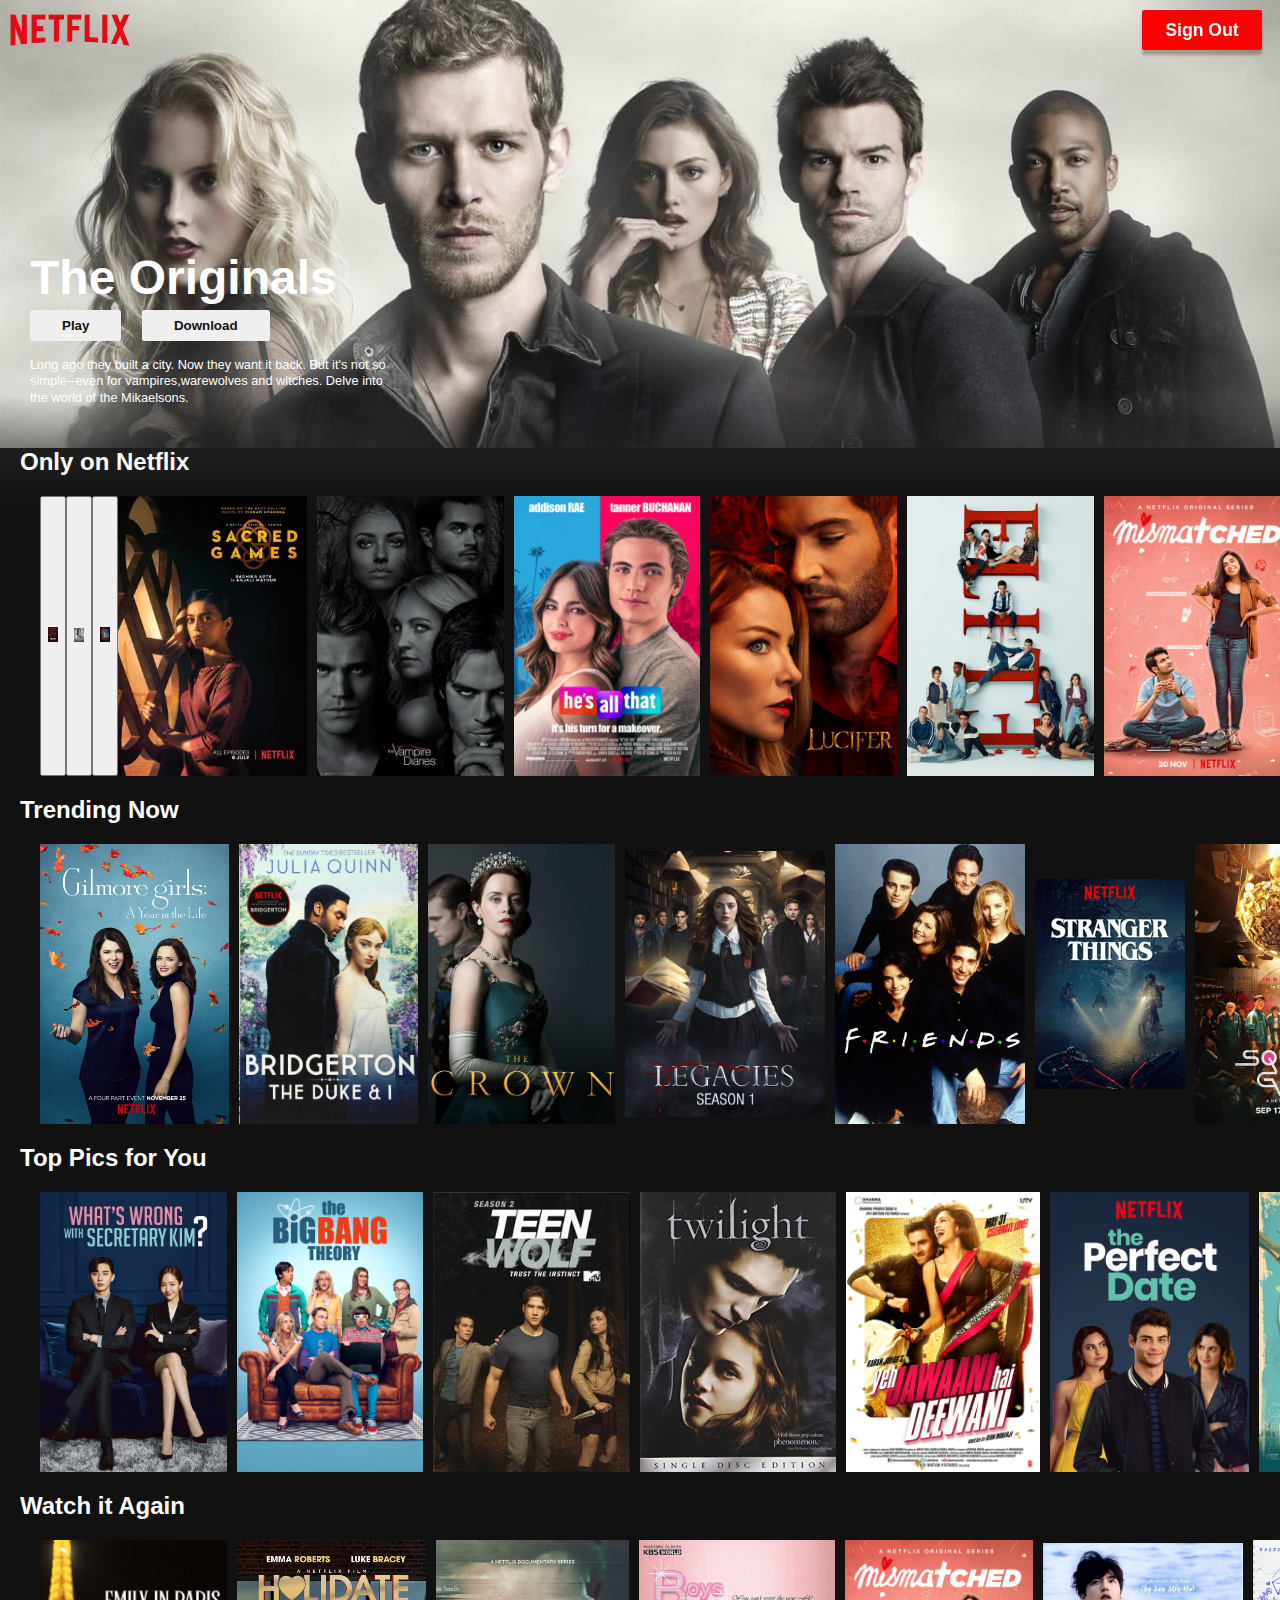
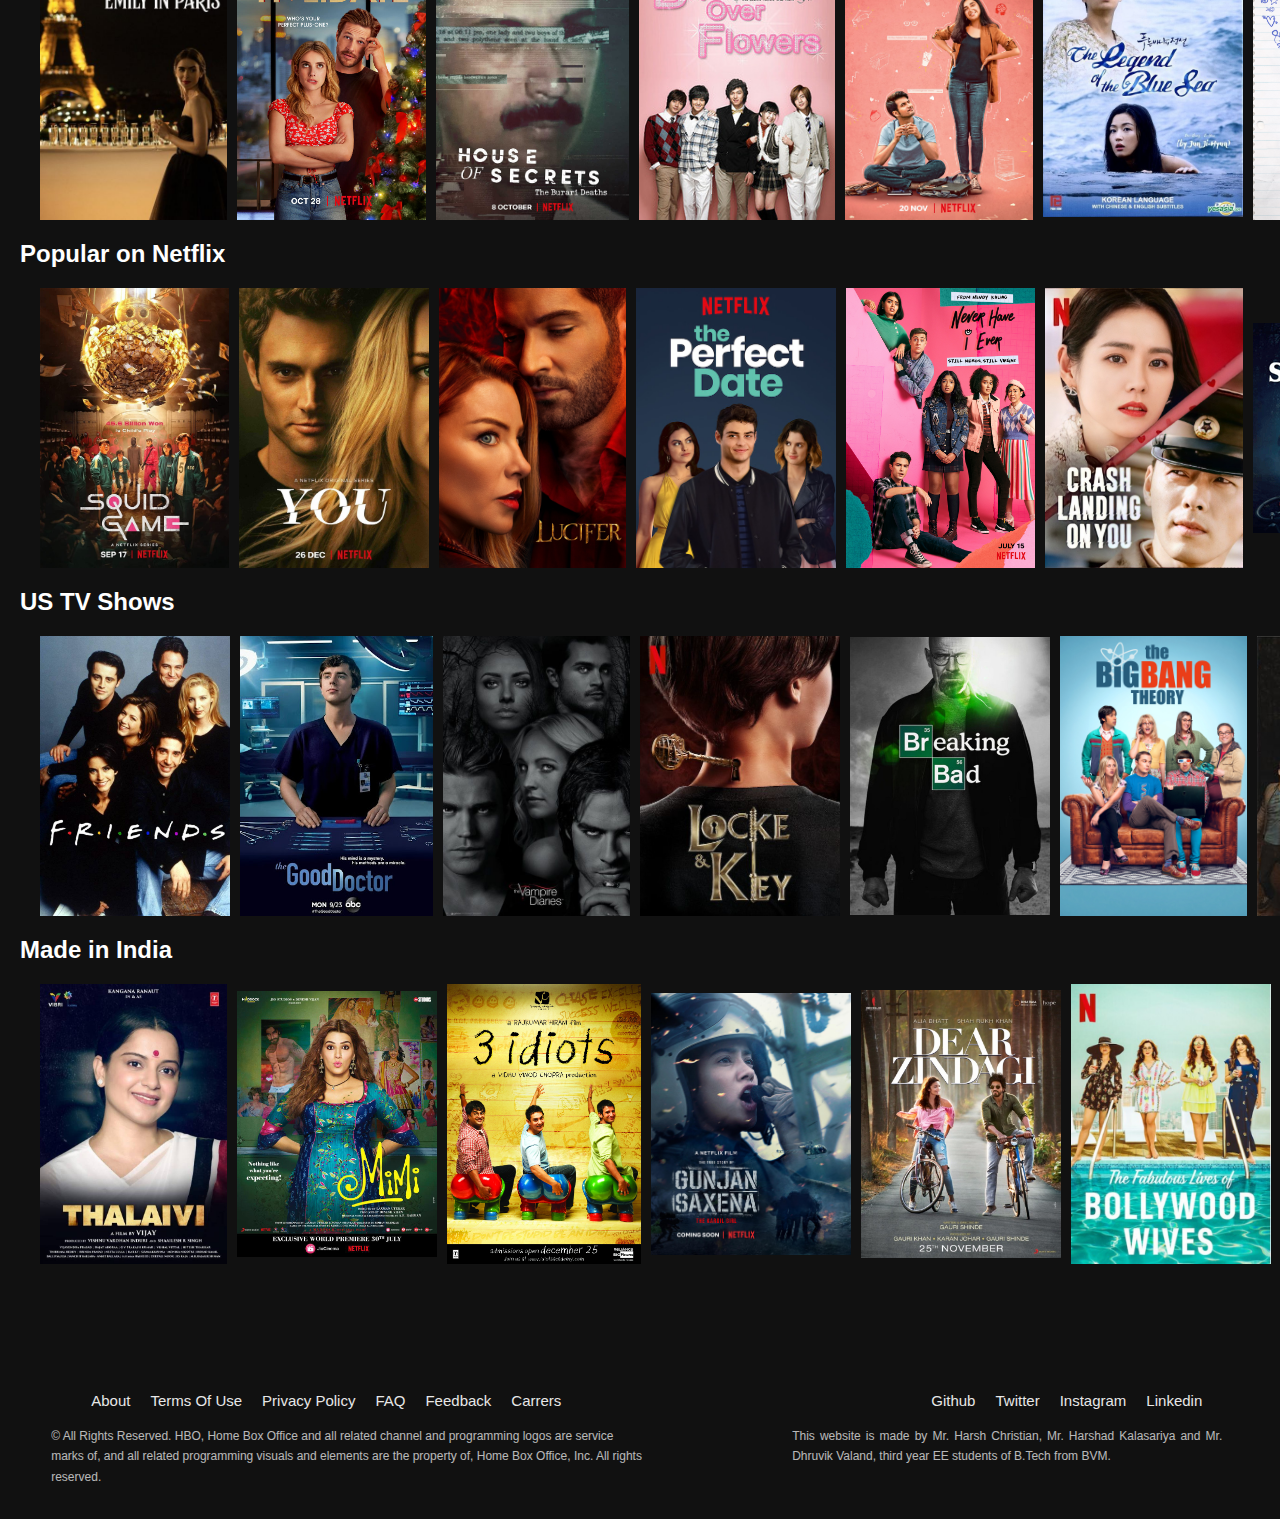
<file: homepage2.html>
<!DOCTYPE html>
<html language="en">
<head>
        <meta charset="utf-8">
        <meta name="viewport" content="width=device-width, initial-scale=1.0">
        <link rel="stylesheet" href="homepage2.css">
        <title>Netflix | Home</title>
        <link rel = "icon" href = "images/icon.png" type = "image/x-icon">
</head>

<body>

        <div class="top_main" id="topmost">
        <img src="images/logo2.png" class="logo">
        <button class="logout" onclick="location.href = 'index.html';">Sign Out</button>
        
        </div>

        <div class="header">
        <div class="top">
        <h1 class="main">The Originals</h1>
        <div class="button">
                <button class="buttons" onclick="location.href = 'trailer.html';">Play</button>
                <button class="buttons">Download</button>
        </div>
        <div class="desc">
        Long ago they built a city. Now they want it back. But it's not so simple--even for vampires,warewolves and witches. Delve into the world of the Mikaelsons.
        </div>
        </div>
        <div class="bottom"></div>
        </div>

        <div class="row">
        <h2>Only on Netflix</h2>
        <div class="posters">
                <button  onclick="location.href='homepage3.html';">
                     <img src="images/money.jpg" class="small large"/> 
                </button>
                <button onclick="location.href='homepage4.html';">     
                     <img src="images/kf.jpg" class="small large"/>
                </button>     
                <button onclick="location.href='homepage5.html';">     
                     <img src="images/st things.jpg" class="small large"/>
                </button>
        <img src="images/sacred.jpeg" class="small large"/>
        <img src="images/tvd.jpg" class="small large"/>
        <img src="images/he.jpg" class="small large"/>
        <img src="images/large-movie2.jpg" class="small large"/>
        <img src="images/large-movie6.jpg" class="small large"/>
        <img src="images/mm.jpg" class="small large"/>
        <img src="images/bw.jpg" class="small large"/>
        <img src="images/eternal.jpg" class="small large"/>
        <img src="images/13.jpg" class="small large"/>
        <img src="images/dy.jpg" class="small large"/>
        <img src="images/shadow.jpg" class="small large"/>
        <img src="images/holid.jpg" class="small large"/>
        <img src="images/delhi.jpg" class="small large"/>
        </div>
        </div>

        <div class="row">
        <h2>Trending Now</h2>
        <div class="posters">
        <img src="images/trend1.jpg" class="small large"/>
        <img src="images/trend2.jpg" class="small large"/>
        <img src="images/trend3.jfif" class="small large"/>
        <img src="images/trend4.jpg" class="small large"/>
        <img src="images/friends.jpg" class="small large"/>
        <img src="images/boxshot.png" class="small large"/>
        <img src="images/sq.jpg" class="small large"/>
        <img src="images/burari.jpg" class="small large"/>
        <img src="images/pb.jpg" class="small large"/>
        <img src="images/des.jpg" class="small large"/>
        <img src="images/doc.jpg" class="small large"/>
        <img src="images/dash.jpg" class="small large"/>
        
        </div>
        </div>

        <div class="row">
        <h2>Top Pics for You</h2>
        <div class="posters">
        <img src="images/top1.jpg" class="small large"/>
        <img src="images/top2.jpg" class="small large"/>
        <img src="images/top3.jpg" class="small large"/>
        <img src="images/top4.jpg" class="small large"/>
        <img src="images/top5.jpg" class="small large"/>
        <img src="images/top6.jpg" class="small large"/>
        <img src="images/top7.jpeg" class="small large"/>
        <img src="images/top8.jpg" class="small large"/>
        <img src="images/top9.jpg" class="small large"/>
        <img src="images/top10.jpg" class="small large"/>
        <img src="images/top11.jpg" class="small large"/>
        <img src="images/top12.jpg" class="small large"/>
        
        </div>
        </div>

         <div class="row">
        <h2>Watch it Again</h2>
        <div class="posters">
        <img src="images/emily.jpg" class="small large"/>
        <img src="images/holid.jpg" class="small large"/>
        <img src="images/burari.jpg" class="small large"/>
        <img src="images/bof.jpg" class="small large"/>
        <img src="images/mm.jpg" class="small large"/>
        <img src="images/blue.jpg" class="small large"/>
        <img src="images/to.jpg" class="small large"/>
        <img src="images/kf.jpg" class="small large"/>
        <img src="images/she.jpg" class="small large"/>
        <img src="images/inter.jpg" class="small large"/>
        <img src="images/friends.jpg" class="small large"/>
        <img src="images/top4.jpg" class="small large"/>
       
        </div>
        </div>

        <div class="row">
        <h2>Popular on Netflix</h2>
        <div class="posters">
        <img src="images/sq.jpg" class="small large"/>
        <img src="images/you.jpg" class="small large"/>
        <img src="images/large-movie2.jpg" class="small large"/>
        <img src="images/top6.jpg" class="small large"/>
        <img src="images/never.jpg" class="small large"/>
        <img src="images/crash.jpg" class="small large"/>
        <img src="images/boxshot.png" class="small large"/>
        <img src="images/top8.jpg" class="small large"/>
        <img src="images/top7.jpeg" class="small large"/>
        <img src="images/money.jpg" class="small large"/>
        <img src="images/top3.jpg" class="small large"/>
        <img src="images/top4.jpg" class="small large"/>
        
        </div>
        </div>

        <div class="row">
        <h2>US TV Shows</h2>
        <div class="posters">
        <img src="images/friends.jpg" class="small large"/>
        <img src="images/doc.jpg" class="small large"/>
        <img src="images/tvd.jpg" class="small large"/>
        <img src="images/lock.jpg" class="small large"/>
        <img src="images/bb.jpg" class="small large"/>
        <img src="images/top2.jpg" class="small large"/>
        <img src="images/top3.jpg" class="small large"/>
        <img src="images/ori.jpg" class="small large"/>
        <img src="images/river.jpg" class="small large"/>
        <img src="images/trend1.jpg" class="small large"/>
        <img src="images/kai.jpg" class="small large"/>
        <img src="images/never.jpg" class="small large"/>
        
        </div>
        </div>

       
        <div class="row">
        <h2>Made in India</h2>
        <div class="posters">
        <img src="images/thalavi.jpg" class="small large"/>
        <img src="images/mimi.jpg" class="small large"/>
        <img src="images/3.jpg" class="small large"/>
        <img src="images/gunjan.jpg" class="small large"/>
        <img src="images/dear.jpg" class="small large"/>
        <img src="images/bw.jpg" class="small large"/>
        <img src="images/cex.jpg" class="small large"/>
        <img src="images/top5.jpg" class="small large"/>
        <img src="images/barfi.jpg" class="small large"/>
        <img src="images/jodha.jpg" class="small large"/>
        <img src="images/ginny.jpg" class="small large"/>
        <img src="images/pink.jpg" class="small large"/>
        
        </div>
        </div>
        
        <br>
        <footer class="footer">

                <div class="left-footer">
                  <ul class="footer-links">
                    <li class="footer-items"><a href="#">About </a></li>
                    <li class="footer-items"><a href="#">Terms Of Use</a></li>
                    <li class="footer-items"><a href="#">Privacy Policy</a></li>
                    <li class="footer-items"><a href="#">FAQ</a></li>
                    <li class="footer-items"><a href="#">Feedback</a></li>
                    <li class="footer-items"><a href="#">Carrers</a></li>
                  </ul>
                  <p class="copyright">
                    &copy; All Rights Reserved. HBO, Home Box Office and all related channel and programming logos are service marks of, and all related programming visuals and elements are the property of, Home Box Office, Inc. All rights reserved.
                  </p>
                </div>
                
                <div class="right-footer">
                  <ul class="footer-links">
                    <li class="footer-items"><a target="_blank" href="https://github.com/hd098">Github</a></li>
                    <li class="footer-items"><a target="_blank" href="https://twitter.com">Twitter</a></li>
                    <li class="footer-items"><a target="_blank" href="https://www.instagram.com/harsh_1612/">Instagram</a></li>
                    <li class="footer-items"><a target="_blank" href="https://www.linkedin.com/in/">Linkedin</a></li>

                    
                  </ul>
                  <p class="about-me">This website is made by Mr. Harsh Christian, Mr. Harshad Kalasariya and Mr. Dhruvik Valand, third year EE students of B.Tech from BVM.</p>
                </div>
              </footer>
            
        
</body>
</html>
</file>
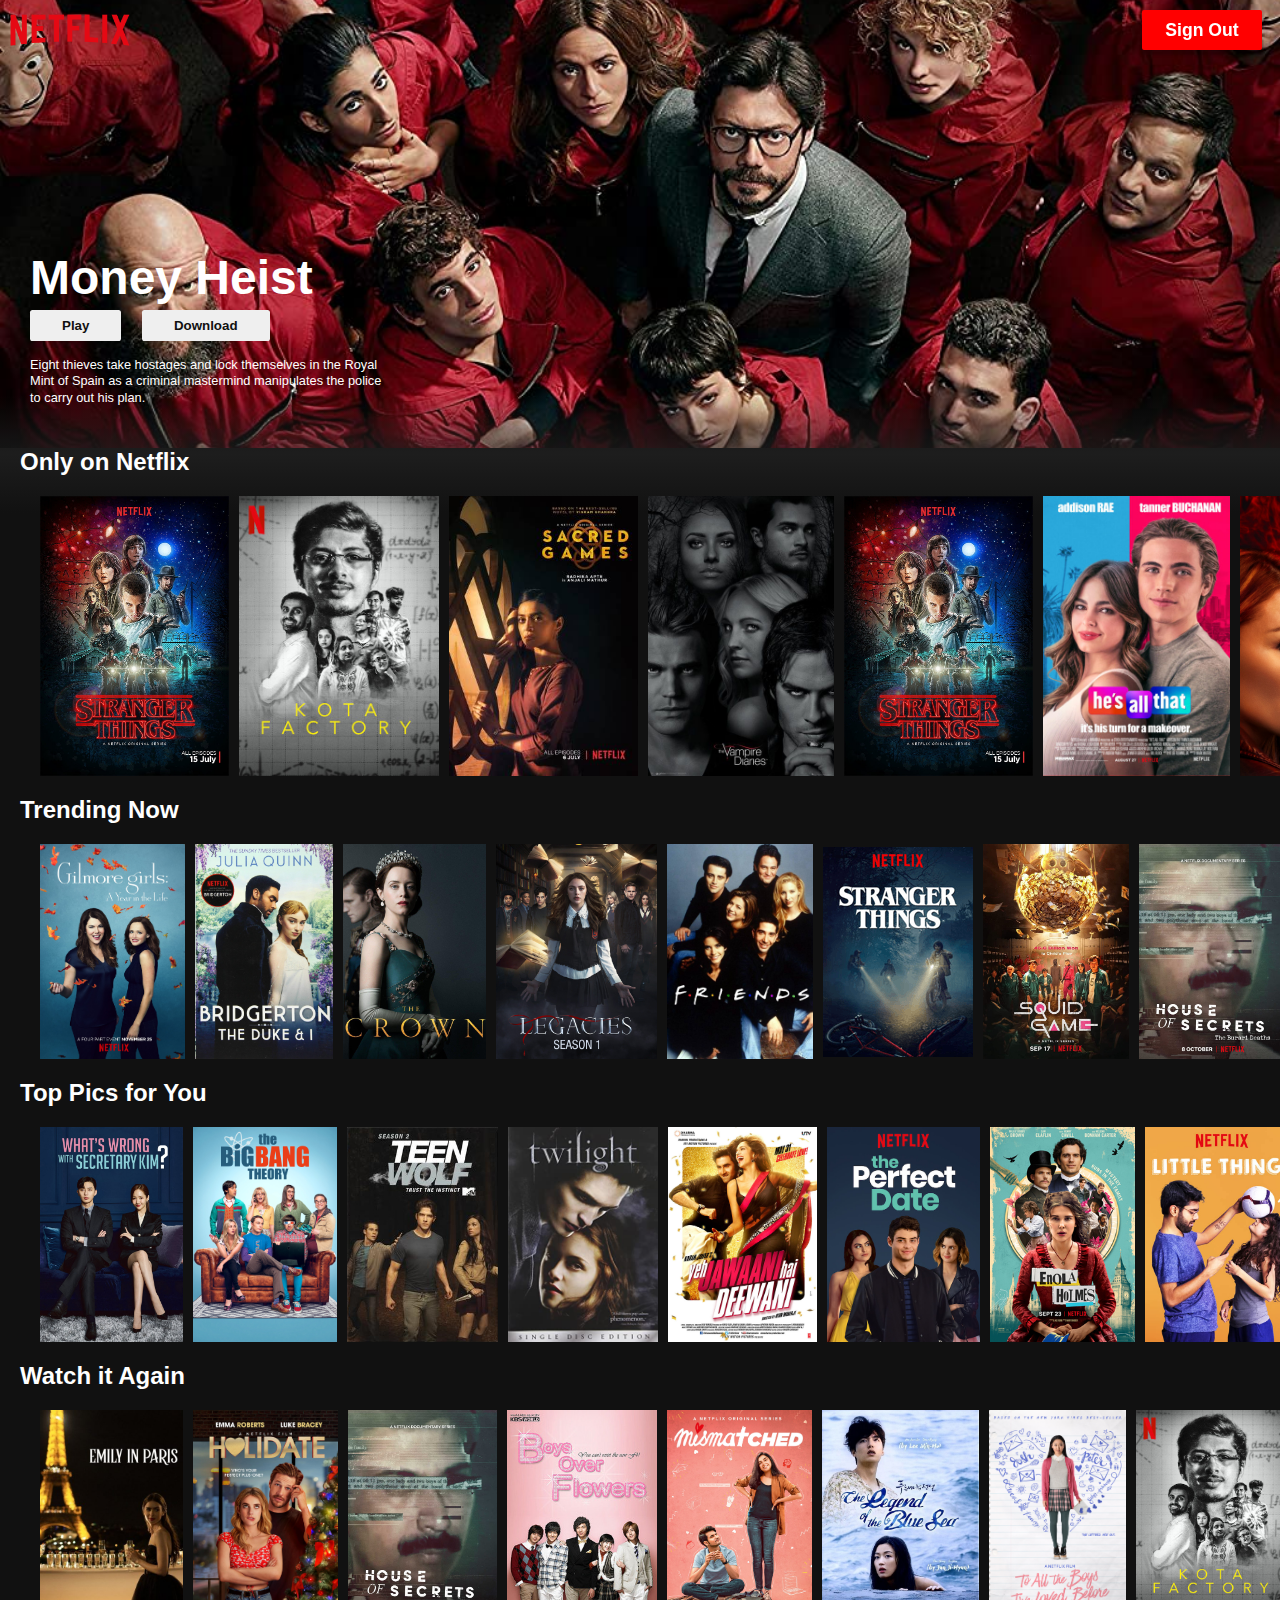
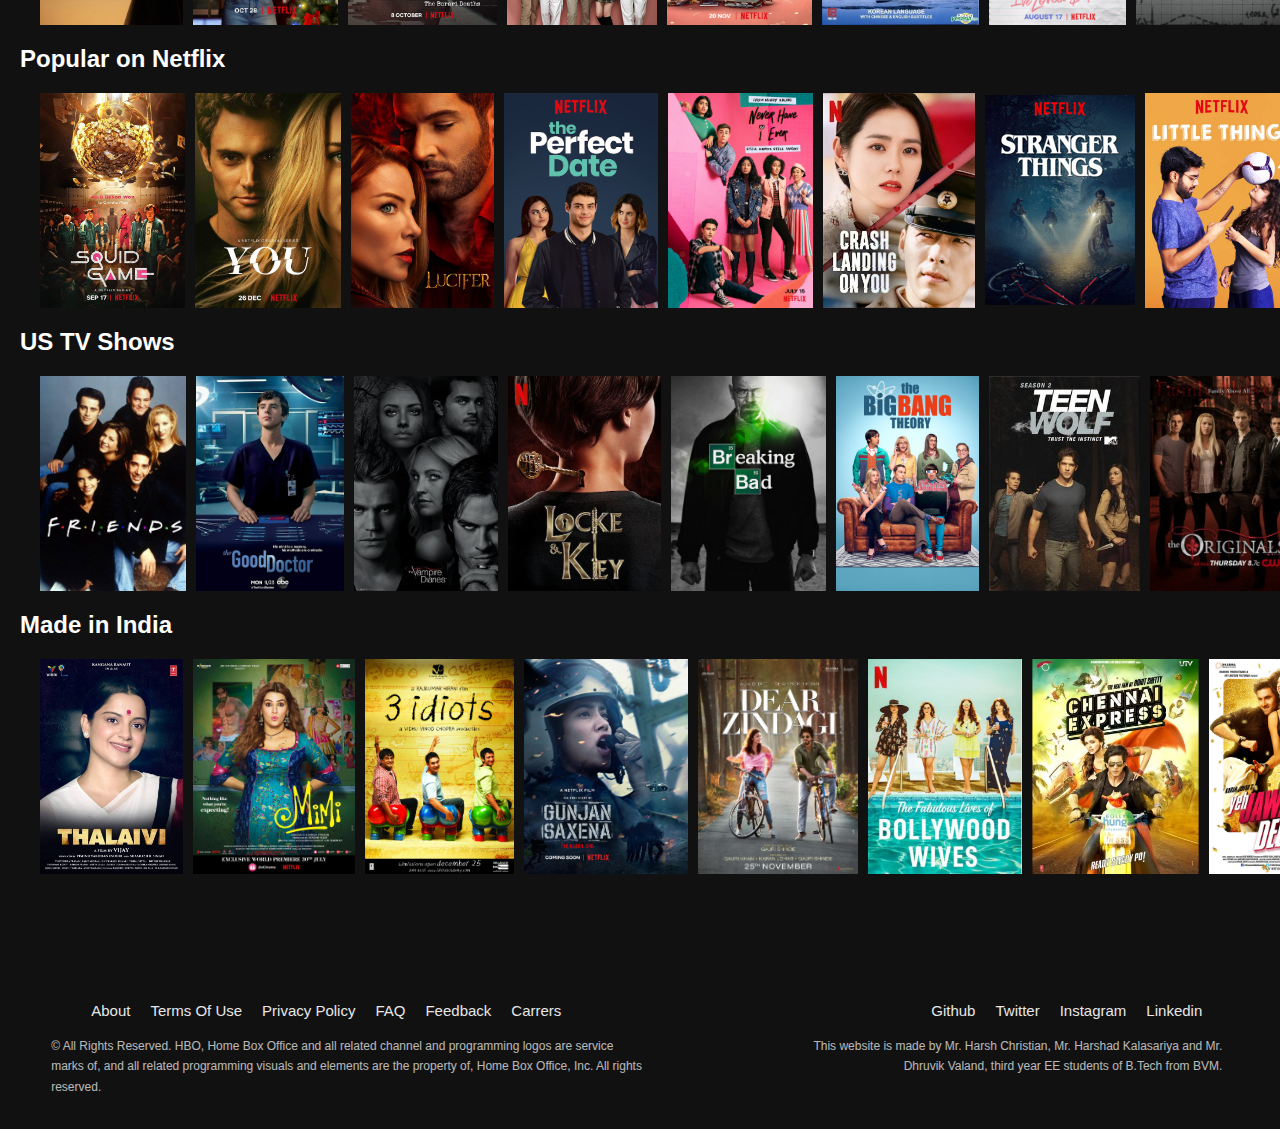
<file: homepage3.html>
<!DOCTYPE html>
<html language="en">
<head>
        <meta charset="utf-8">
        <meta name="viewport" content="width=device-width, initial-scale=1.0">
        <link rel="stylesheet" href="homepage3.css">
        <title>Netflix | Home</title>
        <link rel = "icon" href = "images/icon.png" type = "image/x-icon">
</head>

<body>

        <div class="top_main" id="topmost">
        <img src="images/logo2.png" class="logo">
        <button class="logout" onclick="location.href = 'index.html';">Sign Out</button>
        
        </div>

        <div class="header">
        <div class="top">
        <h1 class="main">Money Heist</h1>
        <div class="button">
                <button class="buttons" onclick="location.href = 'trailer1.html';">Play</button>
                <button class="buttons">Download</button>
        </div>
        <div class="desc">
        Eight thieves take hostages and lock themselves in the Royal Mint of Spain as a criminal mastermind manipulates the police to carry out his plan.
        </div>
        </div>
        <div class="bottom"></div>
        </div>

        <div class="row">
        <h2>Only on Netflix</h2>
        <div class="posters">
        <img src="images/st things.jpg" class="small large"/> 
        <img src="images/kf.jpg" class="small large"/>
        <img src="images/sacred.jpeg" class="small large"/>
        <img src="images/tvd.jpg" class="small large"/>
        <img src="images/st things.jpg" class="small large"/>
        <img src="images/he.jpg" class="small large"/>
        <img src="images/large-movie2.jpg" class="small large"/>
        <img src="images/large-movie6.jpg" class="small large"/>
        <img src="images/mm.jpg" class="small large"/>
        <img src="images/bw.jpg" class="small large"/>
        <img src="images/eternal.jpg" class="small large"/>
        <img src="images/13.jpg" class="small large"/>
        <img src="images/dy.jpg" class="small large"/>
        <img src="images/shadow.jpg" class="small large"/>
        <img src="images/holid.jpg" class="small large"/>
        <img src="images/delhi.jpg" class="small large"/>
        </div>
        </div>

        <div class="row">
        <h2>Trending Now</h2>
        <div class="posters">
        <img src="images/trend1.jpg" class="small"/>
        <img src="images/trend2.jpg" class="small"/>
        <img src="images/trend3.jfif" class="small"/>
        <img src="images/trend4.jpg" class="small"/>
        <img src="images/friends.jpg" class="small"/>
        <img src="images/boxshot.png" class="small"/>
        <img src="images/sq.jpg" class="small"/>
        <img src="images/burari.jpg" class="small"/>
        <img src="images/pb.jpg" class="small"/>
        <img src="images/des.jpg" class="small"/>
        <img src="images/doc.jpg" class="small"/>
        <img src="images/dash.jpg" class="small"/>
        
        </div>
        </div>

        <div class="row">
        <h2>Top Pics for You</h2>
        <div class="posters">
        <img src="images/top1.jpg" class="small"/>
        <img src="images/top2.jpg" class="small"/>
        <img src="images/top3.jpg" class="small"/>
        <img src="images/top4.jpg" class="small"/>
        <img src="images/top5.jpg" class="small"/>
        <img src="images/top6.jpg" class="small"/>
        <img src="images/top7.jpeg" class="small"/>
        <img src="images/top8.jpg" class="small"/>
        <img src="images/top9.jpg" class="small"/>
        <img src="images/top10.jpg" class="small"/>
        <img src="images/top11.jpg" class="small"/>
        <img src="images/top12.jpg" class="small"/>
        
        </div>
        </div>

         <div class="row">
        <h2>Watch it Again</h2>
        <div class="posters">
        <img src="images/emily.jpg" class="small"/>
        <img src="images/holid.jpg" class="small"/>
        <img src="images/burari.jpg" class="small"/>
        <img src="images/bof.jpg" class="small"/>
        <img src="images/mm.jpg" class="small"/>
        <img src="images/blue.jpg" class="small"/>
        <img src="images/to.jpg" class="small"/>
        <img src="images/kf.jpg" class="small"/>
        <img src="images/she.jpg" class="small"/>
        <img src="images/inter.jpg" class="small"/>
        <img src="images/friends.jpg" class="small"/>
        <img src="images/top4.jpg" class="small"/>
       
        </div>
        </div>

        <div class="row">
        <h2>Popular on Netflix</h2>
        <div class="posters">
        <img src="images/sq.jpg" class="small"/>
        <img src="images/you.jpg" class="small"/>
        <img src="images/large-movie2.jpg" class="small"/>
        <img src="images/top6.jpg" class="small"/>
        <img src="images/never.jpg" class="small"/>
        <img src="images/crash.jpg" class="small"/>
        <img src="images/boxshot.png" class="small"/>
        <img src="images/top8.jpg" class="small"/>
        <img src="images/top7.jpeg" class="small"/>
        <img src="images/money.jpg" class="small"/>
        <img src="images/top3.jpg" class="small"/>
        <img src="images/top4.jpg" class="small"/>
        
        </div>
        </div>

        <div class="row">
        <h2>US TV Shows</h2>
        <div class="posters">
        <img src="images/friends.jpg" class="small"/>
        <img src="images/doc.jpg" class="small"/>
        <img src="images/tvd.jpg" class="small"/>
        <img src="images/lock.jpg" class="small"/>
        <img src="images/bb.jpg" class="small"/>
        <img src="images/top2.jpg" class="small"/>
        <img src="images/top3.jpg" class="small"/>
        <img src="images/ori.jpg" class="small"/>
        <img src="images/river.jpg" class="small"/>
        <img src="images/trend1.jpg" class="small"/>
        <img src="images/kai.jpg" class="small"/>
        <img src="images/never.jpg" class="small"/>
        
        </div>
        </div>

       
        <div class="row">
        <h2>Made in India</h2>
        <div class="posters">
        <img src="images/thalavi.jpg" class="small"/>
        <img src="images/mimi.jpg" class="small"/>
        <img src="images/3.jpg" class="small"/>
        <img src="images/gunjan.jpg" class="small"/>
        <img src="images/dear.jpg" class="small"/>
        <img src="images/bw.jpg" class="small"/>
        <img src="images/cex.jpg" class="small"/>
        <img src="images/top5.jpg" class="small"/>
        <img src="images/barfi.jpg" class="small"/>
        <img src="images/jodha.jpg" class="small"/>
        <img src="images/ginny.jpg" class="small"/>
        <img src="images/pink.jpg" class="small"/>
        
        </div>
        </div>
        
        <br>
        <footer class="footer">

                <div class="left-footer">
                  <ul class="footer-links">
                    <li class="footer-items"><a href="#">About </a></li>
                    <li class="footer-items"><a href="#">Terms Of Use</a></li>
                    <li class="footer-items"><a href="#">Privacy Policy</a></li>
                    <li class="footer-items"><a href="#">FAQ</a></li>
                    <li class="footer-items"><a href="#">Feedback</a></li>
                    <li class="footer-items"><a href="#">Carrers</a></li>
                  </ul>
                  <p class="copyright">
                    &copy; All Rights Reserved. HBO, Home Box Office and all related channel and programming logos are service marks of, and all related programming visuals and elements are the property of, Home Box Office, Inc. All rights reserved.
                  </p>
                </div>
                
                <div class="right-footer">
                  <ul class="footer-links">
                    <li class="footer-items"><a target="_blank" href="https://github.com/hd098">Github</a></li>
                    <li class="footer-items"><a target="_blank" href="https://twitter.com/">Twitter</a></li>
                    <li class="footer-items"><a target="_blank" href="https://www.instagram.com/harsh_1612/">Instagram</a></li>
                    <li class="footer-items"><a target="_blank" href="https://www.linkedin.com/in">Linkedin</a></li>

                  </ul>
                  <p class="about-me">This website is made by Mr. Harsh Christian, Mr. Harshad Kalasariya and Mr. Dhruvik Valand, third year EE students of B.Tech from BVM.</p>
                </div>
              </footer>
            
</body>
</html>
</file>
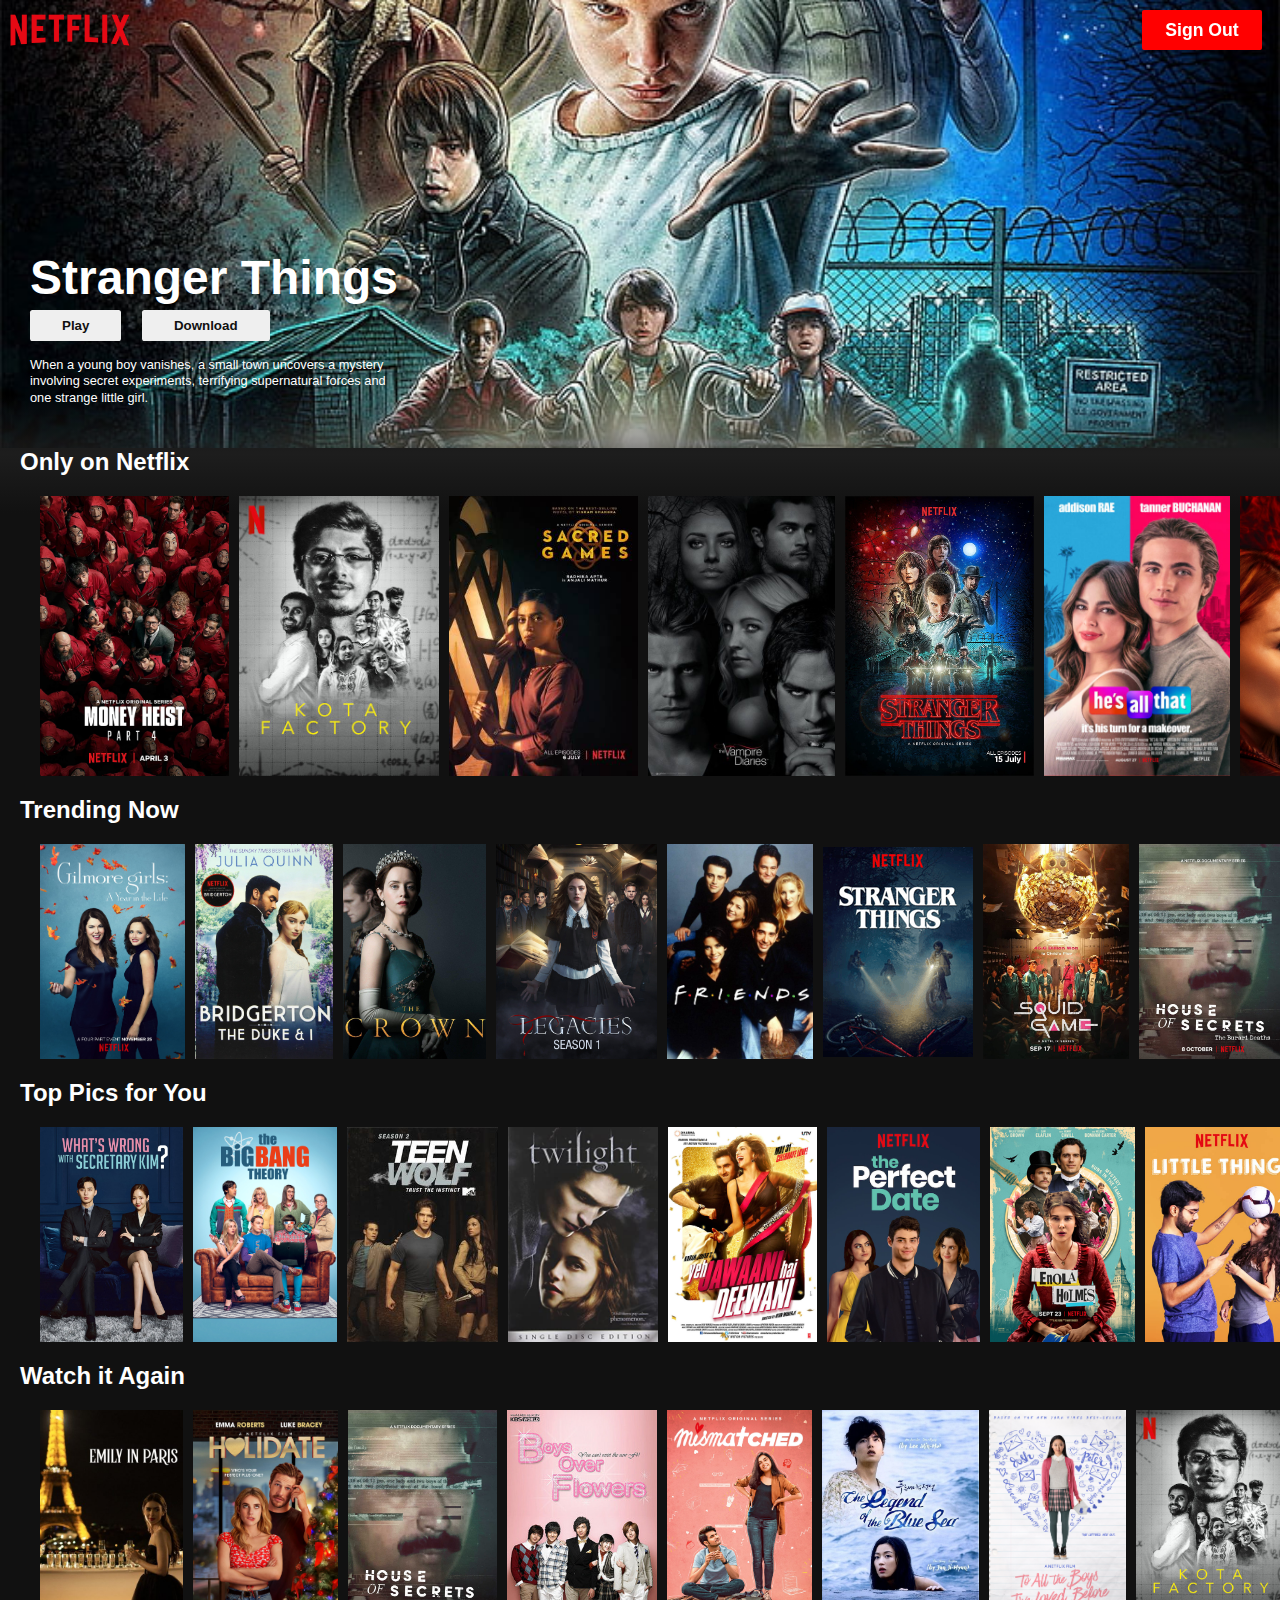
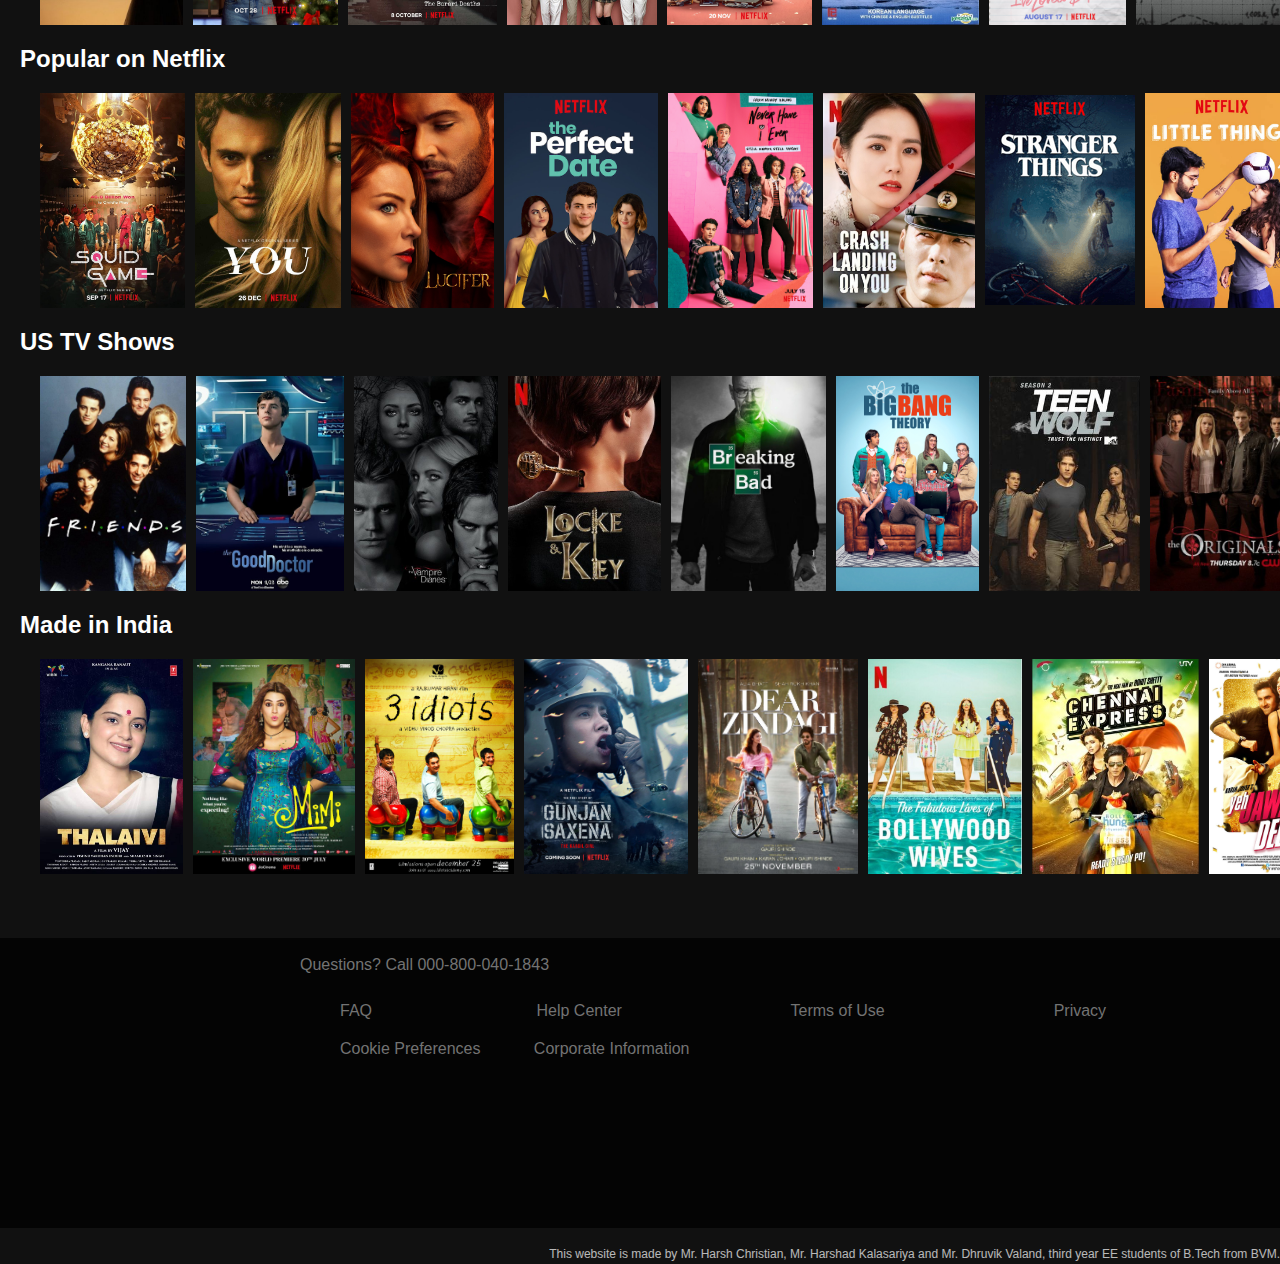
<file: homepage5.html>
<!DOCTYPE html>
<html language="en">
<head>
        <meta charset="utf-8">
        <meta name="viewport" content="width=device-width, initial-scale=1.0">
        <link rel="stylesheet" href="homepage5.css">
        <title>Netflix | Home</title>
        <link rel = "icon" href = "images/icon.png" type = "image/x-icon">
</head>

<body>

        <div class="top_main" id="topmost">
        <img src="images/logo2.png" class="logo">
        <button class="logout" onclick="location.href = 'index.html';">Sign Out</button>
        
        </div>

        <div class="header">
        <div class="top">
        <h1 class="main">Stranger Things</h1>
        <div class="button">
                <button class="buttons" onclick="location.href = 'trailer3.html';">Play</button>
                <button class="buttons">Download</button>
        </div>
        <div class="desc">
        When a young boy vanishes, a small town uncovers a mystery involving secret experiments, terrifying supernatural forces and one strange little girl.
        </div>
        </div>
        <div class="bottom"></div>
        </div>

        <div class="row">
        <h2>Only on Netflix</h2>
        <div class="posters">
        <img src="images/money.jpg" class="small large"/> 
        <img src="images/kf.jpg" class="small large"/>
        <img src="images/sacred.jpeg" class="small large"/>
        <img src="images/tvd.jpg" class="small large"/>
        <img src="images/st things.jpg" class="small large"/>
        <img src="images/he.jpg" class="small large"/>
        <img src="images/large-movie2.jpg" class="small large"/>
        <img src="images/large-movie6.jpg" class="small large"/>
        <img src="images/mm.jpg" class="small large"/>
        <img src="images/bw.jpg" class="small large"/>
        <img src="images/eternal.jpg" class="small large"/>
        <img src="images/13.jpg" class="small large"/>
        <img src="images/dy.jpg" class="small large"/>
        <img src="images/shadow.jpg" class="small large"/>
        <img src="images/holid.jpg" class="small large"/>
        <img src="images/delhi.jpg" class="small large"/>
        </div>
        </div>

        <div class="row">
        <h2>Trending Now</h2>
        <div class="posters">
        <img src="images/trend1.jpg" class="small"/>
        <img src="images/trend2.jpg" class="small"/>
        <img src="images/trend3.jfif" class="small"/>
        <img src="images/trend4.jpg" class="small"/>
        <img src="images/friends.jpg" class="small"/>
        <img src="images/boxshot.png" class="small"/>
        <img src="images/sq.jpg" class="small"/>
        <img src="images/burari.jpg" class="small"/>
        <img src="images/pb.jpg" class="small"/>
        <img src="images/des.jpg" class="small"/>
        <img src="images/doc.jpg" class="small"/>
        <img src="images/dash.jpg" class="small"/>
        
        </div>
        </div>

        <div class="row">
        <h2>Top Pics for You</h2>
        <div class="posters">
        <img src="images/top1.jpg" class="small"/>
        <img src="images/top2.jpg" class="small"/>
        <img src="images/top3.jpg" class="small"/>
        <img src="images/top4.jpg" class="small"/>
        <img src="images/top5.jpg" class="small"/>
        <img src="images/top6.jpg" class="small"/>
        <img src="images/top7.jpeg" class="small"/>
        <img src="images/top8.jpg" class="small"/>
        <img src="images/top9.jpg" class="small"/>
        <img src="images/top10.jpg" class="small"/>
        <img src="images/top11.jpg" class="small"/>
        <img src="images/top12.jpg" class="small"/>
        
        </div>
        </div>

         <div class="row">
        <h2>Watch it Again</h2>
        <div class="posters">
        <img src="images/emily.jpg" class="small"/>
        <img src="images/holid.jpg" class="small"/>
        <img src="images/burari.jpg" class="small"/>
        <img src="images/bof.jpg" class="small"/>
        <img src="images/mm.jpg" class="small"/>
        <img src="images/blue.jpg" class="small"/>
        <img src="images/to.jpg" class="small"/>
        <img src="images/kf.jpg" class="small"/>
        <img src="images/she.jpg" class="small"/>
        <img src="images/inter.jpg" class="small"/>
        <img src="images/friends.jpg" class="small"/>
        <img src="images/top4.jpg" class="small"/>
       
        </div>
        </div>

        <div class="row">
        <h2>Popular on Netflix</h2>
        <div class="posters">
        <img src="images/sq.jpg" class="small"/>
        <img src="images/you.jpg" class="small"/>
        <img src="images/large-movie2.jpg" class="small"/>
        <img src="images/top6.jpg" class="small"/>
        <img src="images/never.jpg" class="small"/>
        <img src="images/crash.jpg" class="small"/>
        <img src="images/boxshot.png" class="small"/>
        <img src="images/top8.jpg" class="small"/>
        <img src="images/top7.jpeg" class="small"/>
        <img src="images/money.jpg" class="small"/>
        <img src="images/top3.jpg" class="small"/>
        <img src="images/top4.jpg" class="small"/>
        
        </div>
        </div>

        <div class="row">
        <h2>US TV Shows</h2>
        <div class="posters">
        <img src="images/friends.jpg" class="small"/>
        <img src="images/doc.jpg" class="small"/>
        <img src="images/tvd.jpg" class="small"/>
        <img src="images/lock.jpg" class="small"/>
        <img src="images/bb.jpg" class="small"/>
        <img src="images/top2.jpg" class="small"/>
        <img src="images/top3.jpg" class="small"/>
        <img src="images/ori.jpg" class="small"/>
        <img src="images/river.jpg" class="small"/>
        <img src="images/trend1.jpg" class="small"/>
        <img src="images/kai.jpg" class="small"/>
        <img src="images/never.jpg" class="small"/>
        
        </div>
        </div>

       
        <div class="row">
        <h2>Made in India</h2>
        <div class="posters">
        <img src="images/thalavi.jpg" class="small"/>
        <img src="images/mimi.jpg" class="small"/>
        <img src="images/3.jpg" class="small"/>
        <img src="images/gunjan.jpg" class="small"/>
        <img src="images/dear.jpg" class="small"/>
        <img src="images/bw.jpg" class="small"/>
        <img src="images/cex.jpg" class="small"/>
        <img src="images/top5.jpg" class="small"/>
        <img src="images/barfi.jpg" class="small"/>
        <img src="images/jodha.jpg" class="small"/>
        <img src="images/ginny.jpg" class="small"/>
        <img src="images/pink.jpg" class="small"/>
        
        </div>
        </div>
        
        <br>
        <div class="footer_login">
        
        <div class="links">
        <p class="end">
        <br>Questions? Call <a href="#">000-800-040-1843</a><br><br>
        <div class="cols">
        <ul>
        
        <li class="one">FAQ&nbsp;&nbsp;&nbsp;&nbsp;&nbsp;&nbsp;&nbsp;&nbsp;&nbsp;&nbsp;&nbsp;&nbsp;&nbsp;&nbsp;&nbsp;
        &nbsp;&nbsp;&nbsp;&nbsp;&nbsp;&nbsp;&nbsp;&nbsp;&nbsp;&nbsp;&nbsp;&nbsp;&nbsp;&nbsp;&nbsp;&nbsp;&nbsp;&nbsp;&nbsp;&nbsp;
         Help Center
         &nbsp;&nbsp;&nbsp;&nbsp;&nbsp;&nbsp;&nbsp;&nbsp;&nbsp;&nbsp;&nbsp;&nbsp;&nbsp;&nbsp;&nbsp;
        &nbsp;&nbsp;&nbsp;&nbsp;&nbsp;&nbsp;&nbsp;&nbsp;&nbsp;&nbsp;&nbsp;&nbsp;&nbsp;&nbsp;&nbsp;&nbsp;&nbsp;&nbsp;&nbsp;&nbsp;
          Terms of Use
        &nbsp;&nbsp;&nbsp;&nbsp;&nbsp;&nbsp;&nbsp;&nbsp;&nbsp;&nbsp;&nbsp;&nbsp;&nbsp;&nbsp;&nbsp;
        &nbsp;&nbsp;&nbsp;&nbsp;&nbsp;&nbsp;&nbsp;&nbsp;&nbsp;&nbsp;&nbsp;&nbsp;&nbsp;&nbsp;&nbsp;&nbsp;&nbsp;&nbsp;&nbsp;&nbsp;
           Privacy</li>
        <li class="one"><a href="#">Cookie Preferences
        &nbsp;&nbsp;&nbsp;&nbsp;&nbsp;&nbsp;&nbsp;&nbsp;&nbsp;&nbsp;
         Corporate Information</a></li>
        
        </ul>
        </div>
        </p>
        </div>
        
        </div>
        <p class="about-me">This website is made by Mr. Harsh Christian, Mr. Harshad Kalasariya and Mr. Dhruvik Valand, third year EE students of B.Tech from BVM.</p>
</body>
</html>
</file>
<file: homepage2.css>
*{
    margin:0;
    box-sizing: border-box;
}

body{
    font-family: Arial, Helvetica, sans-serif;
    background-color: #111;
}

.small{
    width: 100%;
    object-fit: contain;
    max-height: 215px;
    margin-right: 10px;
    transition: transform 450ms;
    
}
.small1{
    width: 100%;
    object-fit: contain;
    max-height: 215px;
    margin-right: 203px;
    transition: transform 450ms; 
}

.posters{
    display:flex;
    overflow-y: hidden;
    overflow-x: scroll;
    padding:20px;
}

.small:hover{
    transform:scale(1.08);
}

.posters::-webkit-scrollbar{
    display: none;
}

.large{
    max-height: 280px;
    max-width: 200px;
    
}

.large:hover{
    transform: scale(1.09);
}

.row{
    color: white;
    margin-left: 20px;
}

.header{
    background-image: url("images/main3.jpg");
    background-size: cover;
    background-position: center center;
    color:#fff;
    object-fit: contain;
    height: 448px;

}



.top{
    margin-left: 30px;
    padding-top: 250px;
    height: 190px;
}

.main{
    font-size: 3rem;
    font-weight: 800;
    padding-bottom: 0.3rem;
}

.desc{
    width:45rem;
    line-height: 1.3;
    padding-top: 1rem;
    font-size: 0.8rem;
    max-width: 360px;
    height:180px;
    
}

.buttons{
    cursor:pointer;
    color:#111;
    outline: none;
    border:none;
    font-weight: 700;
    border-radius: 0.2vw;
    padding-left: 2rem;
    padding-right: 2rem;
    margin-right: 1rem;
    padding-top:0.5rem;
    padding-bottom: 0.5rem;
    
}

.buttons:hover{
    color:#fff;
    background-color: #111;
    transition: all 0.2ss;
}

.bottom{
    margin-top: 145px;
    height:7.4rem;
    background-image: linear-gradient(180deg,transparent,rgba(37,37,37,0.61),#111);
}

.logo{
    
    width:120px;
    object-fit: contain;
}

.av{
    width:50px;
    object-fit: contain;
}

.top_main{
    position: fixed;
    top:0;
    width:100%;
    display: flex;
    justify-content: space-between;
    padding:10px;
    z-index: 1;
    transition-timing-function: ease-in;
    transition: all 0.5s;
}

.logout{
    object-fit: contain;
    margin-left: 60px;
    width:120px;
    height:40px;
    display: inline-block;
    background: red;
    color:white;
    padding:0.5rem 1.2rem;
    font-size: 1.1rem;
    text-align: center;
    border:none;
    cursor:pointer;
    border-radius: 2px;
    margin-right: 0.5rem;
    outline: none;
    font-weight: bold;
    box-shadow: 0 5px 3px rgba(0,0,0,0.25);
}

.logout:hover{
    opacity: 0.8;
}


.footer{
    margin-top: 5rem;
    margin-bottom: 2rem;
    padding-left: 4%;
    display: flex;
    gap: 1rem;
  }
  .left-footer{
    width: 59%;
  }
  .footer-links{
    margin-top: 10px;
    display: flex;
    list-style-type: none;
  }
  .footer-links a{
    text-decoration: none;
    margin-right: 20px;
    text-transform: Capitalise;
    color: white;
    opacity: 0.9;
    font-size: 15px;
  }
  .footer-links1{
    margin-top: 10px;
    display: flex;
    list-style-type: none;
  }
  .footer-links1 a{
    text-decoration: none;
    margin-right: 20px;
    text-transform: Capitalise;
    color: white;
    opacity: 0.9;
    font-size: 15px;
  }
  .footer-items a:hover{
    color:#1f80e0;
  }
  .footer-items1 a:hover{
    color:#1f80e0;
  }
  .copyright{
    width: 82%;
    color: #fff;
    font-size: 12px;
    opacity: 0.7;
    margin-top: 1rem;
    line-height: 170%;
  }
  
  .right-footer{
    text-align: right;
    width: 35%;
  
  }
  
  .right-footer .footer-links{
    margin-left: auto;
    margin-right: 0;
    justify-content: flex-end;
  }
  
  .about-me{
    width: 100%;
    text-align: justify;
    color: #fff;
    font-size: 12px;
    opacity: 0.7;
    margin-top: 1rem;
    line-height: 170%;
  }
</file>
<file: homepage3.css>
*{
    margin:0;
    box-sizing: border-box;
}

body{
    font-family: Arial, Helvetica, sans-serif;
    background-color: #111;
}

.small{
    width: 100%;
    object-fit: contain;
    max-height: 215px;
    margin-right: 10px;
    transition: transform 450ms;
    
}

.posters{
    display:flex;
    overflow-y: hidden;
    overflow-x: scroll;
    padding:20px;
}

.small:hover{
    transform:scale(1.08);
}

.posters::-webkit-scrollbar{
    display: none;
}

.large{
    max-height: 280px;
    max-width: 200px;
    
}

.large:hover{
    transform: scale(1.09);
}

.row{
    color: white;
    margin-left: 20px;
}

.header{
    background-image: url("images/money.jpg");
    background-size: cover;
    background-position: center center;
    color:#fff;
    object-fit: contain;
    height: 448px;

}



.top{
    margin-left: 30px;
    padding-top: 250px;
    height: 190px;
}

.main{
    font-size: 3rem;
    font-weight: 800;
    padding-bottom: 0.3rem;
}

.desc{
    width:45rem;
    line-height: 1.3;
    padding-top: 1rem;
    font-size: 0.8rem;
    max-width: 360px;
    height:180px;
    
}

.buttons{
    cursor:pointer;
    color:#111;
    outline: none;
    border:none;
    font-weight: 700;
    border-radius: 0.2vw;
    padding-left: 2rem;
    padding-right: 2rem;
    margin-right: 1rem;
    padding-top:0.5rem;
    padding-bottom: 0.5rem;
    
}

.buttons:hover{
    color:#fff;
    background-color: #111;
    transition: all 0.2ss;
}

.bottom{
    margin-top: 145px;
    height:7.4rem;
    background-image: linear-gradient(180deg,transparent,rgba(37,37,37,0.61),#111);
}

.logo{
    
    width:120px;
    object-fit: contain;
}

.av{
    width:50px;
    object-fit: contain;
}

.top_main{
    position: fixed;
    top:0;
    width:100%;
    display: flex;
    justify-content: space-between;
    padding:10px;
    z-index: 1;
    transition-timing-function: ease-in;
    transition: all 0.5s;
}

.logout{
    object-fit: contain;
    margin-left: 60px;
    width:120px;
    height:40px;
    display: inline-block;
    background: red;
    color:white;
    padding:0.5rem 1.2rem;
    font-size: 1.1rem;
    text-align: center;
    border:none;
    cursor:pointer;
    border-radius: 2px;
    margin-right: 0.5rem;
    outline: none;
    font-weight: bold;
    box-shadow: 0 5px 3px rgba(0,0,0,0.25);
}

.logout:hover{
    opacity: 0.8;
}


.footer{
    margin-top: 5rem;
    margin-bottom: 2rem;
    padding-left: 4%;
    display: flex;
    gap: 1rem;
  }
  .left-footer{
    width: 59%;
  }
  .footer-links{
    margin-top: 10px;
    display: flex;
    list-style-type: none;
  }
  .footer-links a{
    text-decoration: none;
    margin-right: 20px;
    text-transform: Capitalise;
    color: white;
    opacity: 0.9;
    font-size: 15px;
  }
  
  .footer-items a:hover{
    color:#1f80e0;
  }
  
  .copyright{
    width: 82%;
    color: #fff;
    font-size: 12px;
    opacity: 0.7;
    margin-top: 1rem;
    line-height: 170%;
  }
  
  .right-footer{
    text-align: right;
    width: 35%;
  
  }
  
  .right-footer .footer-links{
    margin-left: auto;
    margin-right: 0;
    justify-content: flex-end;
  }
  
  .about-me{
    width: 100%;
    text-align: end;
    color: #fff;
    font-size: 12px;
    opacity: 0.7;
    margin-top: 1rem;
    line-height: 170%;
  }
</file>
<file: homepage5.css>
*{
    margin:0;
    box-sizing: border-box;
}

body{
    font-family: Arial, Helvetica, sans-serif;
    background-color: #111;
}

.small{
    width: 100%;
    object-fit: contain;
    max-height: 215px;
    margin-right: 10px;
    transition: transform 450ms;
    
}

.posters{
    display:flex;
    overflow-y: hidden;
    overflow-x: scroll;
    padding:20px;
}

.small:hover{
    transform:scale(1.08);
}

.posters::-webkit-scrollbar{
    display: none;
}

.large{
    max-height: 280px;
    max-width: 200px;
    
}

.large:hover{
    transform: scale(1.09);
}

.row{
    color: white;
    margin-left: 20px;
}

.header{
    background-image: url("images/st things.jpg");
    background-size: cover;
    background-position: center center;
    color:#fff;
    object-fit: contain;
    height: 448px;

}



.top{
    margin-left: 30px;
    padding-top: 250px;
    height: 190px;
}

.main{
    font-size: 3rem;
    font-weight: 800;
    padding-bottom: 0.3rem;
}

.desc{
    width:45rem;
    line-height: 1.3;
    padding-top: 1rem;
    font-size: 0.8rem;
    max-width: 360px;
    height:180px;
    
}

.buttons{
    cursor:pointer;
    color:#111;
    outline: none;
    border:none;
    font-weight: 700;
    border-radius: 0.2vw;
    padding-left: 2rem;
    padding-right: 2rem;
    margin-right: 1rem;
    padding-top:0.5rem;
    padding-bottom: 0.5rem;
    
}

.buttons:hover{
    color:#fff;
    background-color: #111;
    transition: all 0.2ss;
}

.bottom{
    margin-top: 145px;
    height:7.4rem;
    background-image: linear-gradient(180deg,transparent,rgba(37,37,37,0.61),#111);
}

.logo{
    
    width:120px;
    object-fit: contain;
}

.av{
    width:50px;
    object-fit: contain;
}

.top_main{
    position: fixed;
    top:0;
    width:100%;
    display: flex;
    justify-content: space-between;
    padding:10px;
    z-index: 1;
    transition-timing-function: ease-in;
    transition: all 0.5s;
}

.logout{
    object-fit: contain;
    margin-left: 60px;
    width:120px;
    height:40px;
    display: inline-block;
    background: red;
    color:white;
    padding:0.5rem 1.2rem;
    font-size: 1.1rem;
    text-align: center;
    border:none;
    cursor:pointer;
    border-radius: 2px;
    margin-right: 0.5rem;
    outline: none;
    font-weight: bold;
    box-shadow: 0 5px 3px rgba(0,0,0,0.25);
}

.logout:hover{
    opacity: 0.8;
}

.footer_login a{
    display:inline-block;
}

.footer_login{
    position: relative;
    height:290px;
    background:rgba(0,0,0,0.75);
    margin-top: 26px;
    font-size: 1rem;
       
}

.links{
    color:#737373;
    align-items: center;
}

.links li{
    line-height: 2.4;
}

 .end,ul{
    align-items: center;
    margin-left: 300px;
}

.links a{
    text-decoration: none;
    color:#737373;
}

.cols{
    
    grid-template-columns: repeat(2,1fr);
    
}

ul{
    list-style-type:none ;
}
.about-me{
	width: 100%;
	text-align: end;
	color: #fff;
	font-size: 12px;
	opacity: 0.7;
	margin-top: 1rem;
	line-height: 170%;
  }
</file>
